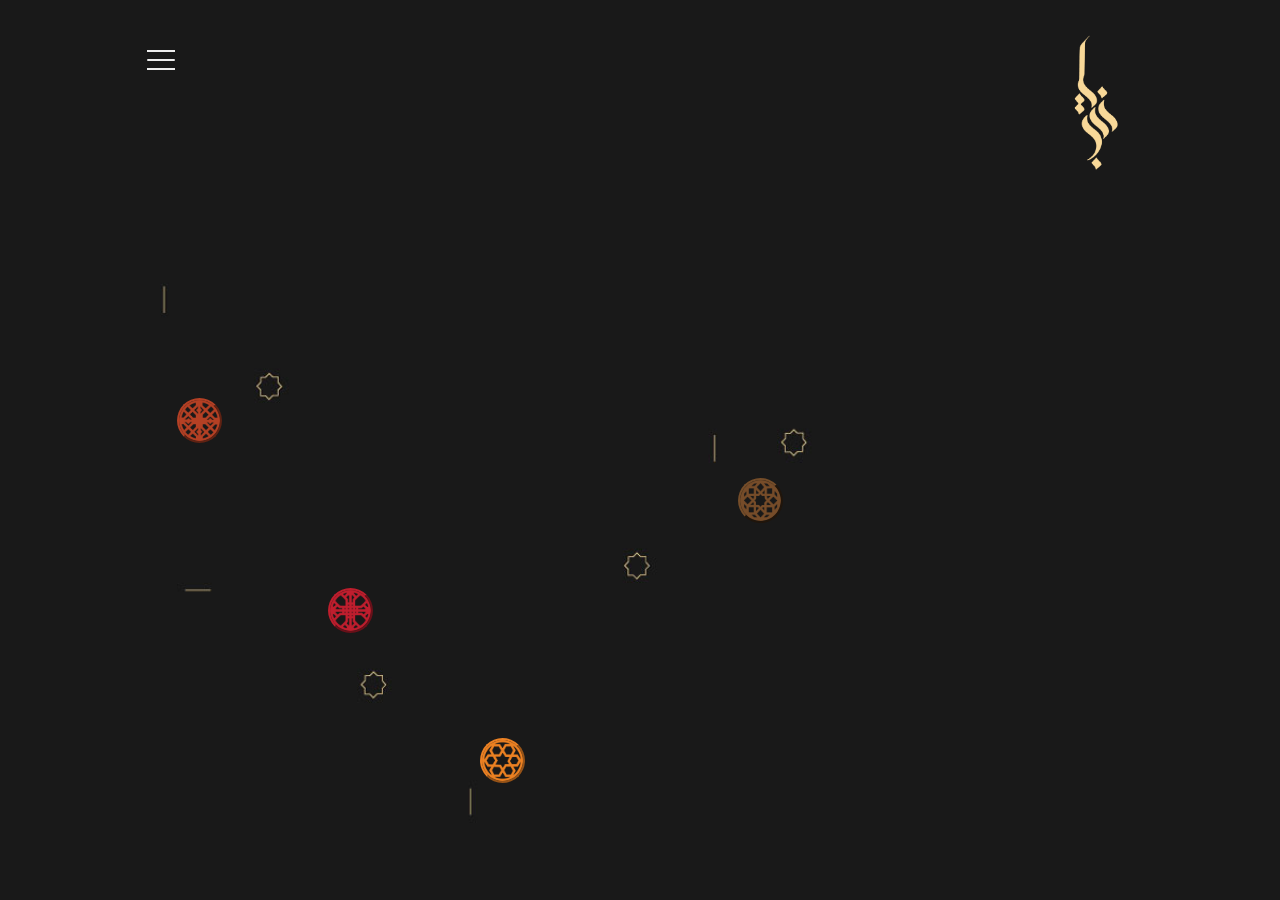
<file: index.html>
<!doctype html>
<html><head>
<meta charset="UTF-8">
<title>Untitled Document</title>
	<link rel="stylesheet" href="w3.css">
	<link rel="stylesheet" type="text/css" href="style.css">
	<link rel="stylesheet" href="https://cdnjs.cloudflare.com/ajax/libs/font-awesome/4.7.0/css/font-awesome.min.css">
	<link href="https://fonts.googleapis.com/css2?family=Cairo:wght@200&display=swap" rel="stylesheet">
	
</head>	
<body>
	 <div class="container">
      <div class="navbar">
        <div class="menu">
          <div class="hamburger-menu">
            <div class="bar"></div>
          </div>
        </div>
      </div>

      <div class="main-container">
        <div class="main">
          <header>
            <div class="overlay">
				<button class="btn5 w3-col l1 m0.25 " onclick='play();'> </button>
				<button class="btn4 w3-col l0.5 m0.25 " onclick='r();'></button>
			<button class="btn5 w3-col l1 m0.25" onclick='play();'> </button>
				<button class="btn2 w3-col l0.5 m0.25 " onclick='q();'> </button>
				<button class="btn5 w3-col l1 m9" onclick='play();'> </button>
				<button class="btn3 w3-col l0.5 m0.25 " onclick='d();'> </button>
		<button class="btn5 w3-col l2 m11" onclick='play();'> </button>
				<button class="btn w3-col l0.5 m0.25 " onclick='g();'> </button>
				<button class="btn5 w3-col l4 m14 s" onclick='play();'> </button>
            </div>
			  


			  	<div class="logo">
	    <img src="images/2تصميم الموقع-05.png" alt=""/> </div>
		
         </header>
			

		<div class="shadow one"></div>
        <div class="shadow two"></div>
      </div>
	
		  <div class="links">
        <ul>
          <li class="li1">
			 <a href="#" style="--i: 0.05s;">تسجيل المستخدم</a>
          </li> 
			<li>
            <a href="index.html" style="--i: 0.05s;">الرئيسية</a>
          </li>
          <li>
            <a href="about.html" style="--i: 0.1s;">من نحن</a>
          </li>
			 <li>
            <a href="shop.html" style="--i: 0.25s;">المتجر</a>
          </li>
          <li>
            <a href="courses.html" style="--i: 0.15s;">الدورات</a>
          </li>
          <li>
            <a href="services.html" style="--i: 0.2s;">مناسباتنا</a>
          </li>
          <li>
            <a href="contact.html" style="--i: 0.3s;">تواصل معنا</a>
          </li>
        </ul>
      </div>
        </div>
		 <footer>
	<div class="footer-content">
		<img src="images/2تصميم الموقع-05.png" width="" height="100" alt=""/>

	<ul class="socials">
		<li><a herf="#"><i class="fa fa-facebook"></i></a></li>
		<li><a herf="#"><i class="fa fa-twitter"></i></a></li>
		<li><a herf="#"><i class="fa fa-instagram"></i></a></li>
		<li><a herf="#"><i class="fa fa-youtube"></i></a></li>
		</ul>
			 </div>
			 <div class="footer-bottom">
			 <p >حقوق الحفظ &copy;2020 زرياب.</p>
			 </div>
		 </footer>
		 


	

	
<script>
function r(){
var audio = new Audio('oudmu.mp3');
audio.play();

}
	</script>	
		 
<script>
function q(){
var audio = new Audio('oudmu6.mp3');
audio.play();
audio.controller();
}
	</script>

<script>
function g(){
var audio = new Audio('oudmu3.mp3');
audio.play();
};
	</script>
		 
<script>
function d(){
var audio = new Audio('oudmu4.mp3');
audio.play();
};
	</script>


<script src="app.js"></script>
		 </div>
	
	
</body>
</html>
</file>
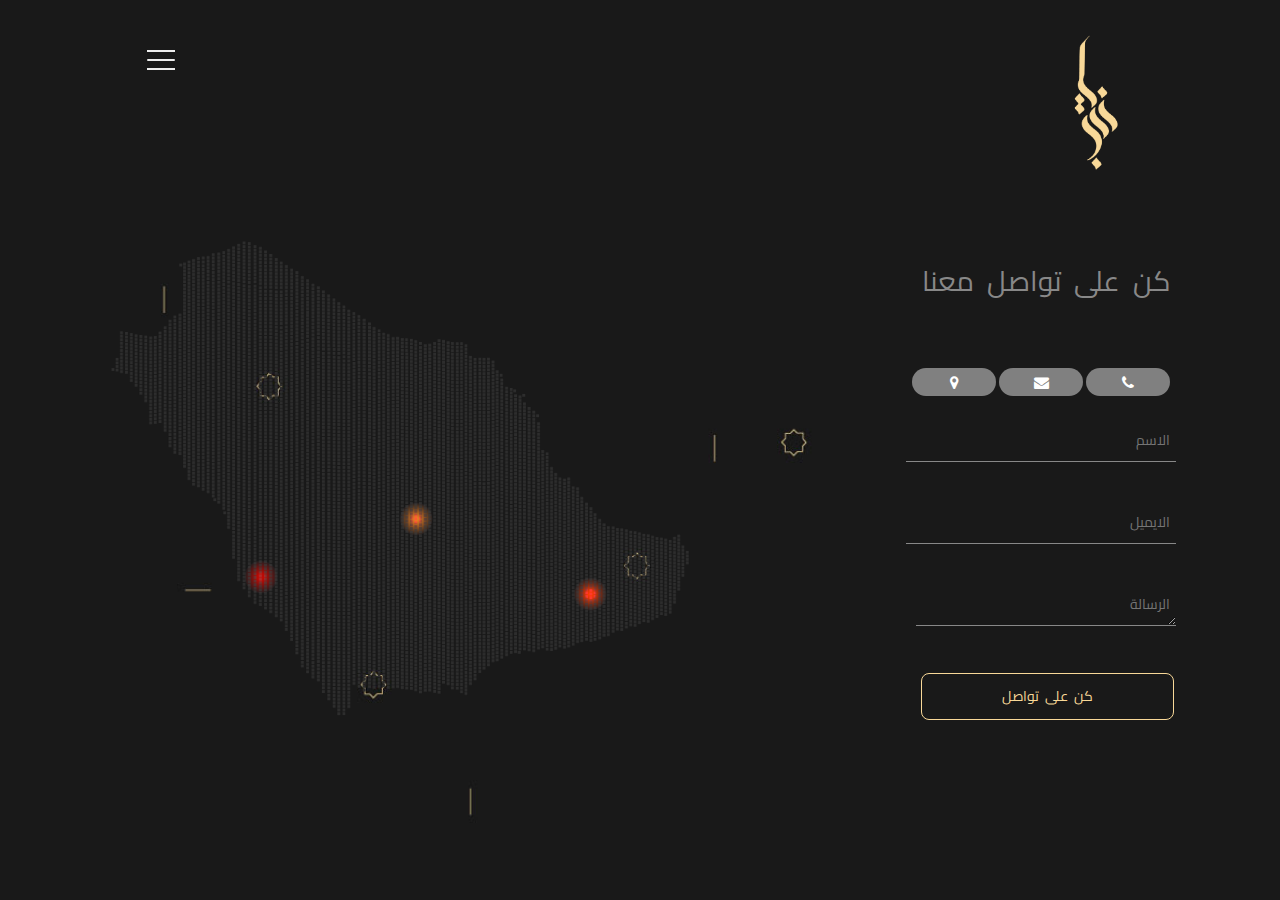
<file: contact.html>
<!doctype html>
<html><head>
<meta charset="UTF-8">
<title>Untitled Document</title>
	<link rel="stylesheet" href="w3.css">
	<link rel="stylesheet" type="text/css" href="style.css">
	<link href="https://fonts.googleapis.com/css2?family=Cairo:wght@200&display=swap" rel="stylesheet">
	<link rel="stylesheet" href="https://cdnjs.cloudflare.com/ajax/libs/font-awesome/4.7.0/css/font-awesome.min.css">
	<link href="https://fonts.googleapis.com/css2?family=Cairo:wght@200&display=swap" rel="stylesheet">
	<link rel="preconnect" href="https://fonts.gstatic.com"> 
<link href="https://fonts.googleapis.com/css2?family=Cairo&display=swap" rel="stylesheet">
	
</head>	
<body>
	 <div class="container">
      <div class="navbar">
        <div class="menu">
          <div class="hamburger-menu">
            <div class="bar"></div>
          </div>
        </div>
      </div>

      <div class="main-container">
        <div class="main">
          <header>
			  <div class="overlay"></div>
	    <div class="contact-section">
      <div class="inner-width">
        <h1>كن على تواصل معنا</h1>
		   <div class="con">
  <a class="ia"><i class="fa fa-map-marker" aria-hidden="map"><span>طريق الملك عبدالله الفرعي، المحمدية، الرياض 11564</span></i></a>
				  <a class="ia"><i class="fa fa-envelope" aria-hidden="true"><span>zriap@zriap.com</span></i></a>
				  <a class="ia"><i class="fa fa-phone" aria-hidden="true"><span>+966 500 366 741</span></i></a>
  
</div>
        <input type="text" class="name" placeholder="الاسم">
        <input type="email" class="email" placeholder="الايميل">
        <textarea rows="1" placeholder="الرسالة" class="message"></textarea>
        <button>كن على تواصل</button>
      </div>
    </div>
			  
			 
			  <div class="map">
	    <img src="images/  خريطة زرياب-01.png" width="" height="520" alt=""/></div>
<div class="logo">
 <a href="index.html"> <img src="images/2تصميم الموقع-05.png" alt=""/></a> </div>
		  
          </header>
			

		<div class="shadow one"></div>
        <div class="shadow two"></div>
      </div>
	
		   <div class="links">
        <ul>
          <li class="li1">
            <a href="index.html" style="--i: 0.05s;">الرئيسية</a>
          </li>
          <li>
            <a href="about.html" style="--i: 0.1s;">من نحن</a>
          </li>
			 <li>
            <a href="shop.html" style="--i: 0.25s;">المتجر</a>
          </li>
          <li>
            <a href="courses.html" style="--i: 0.15s;">الدورات</a>
          </li>
          <li>
            <a href="services.html" style="--i: 0.2s;">مناسباتنا</a>
          </li>
          <li>
            <a href="contact.html" style="--i: 0.3s;">تواصل معنا</a>
          </li>
        </ul>
      </div>
       </div>
		  <footer>
	<div class="footer-content">
		<img src="images/2تصميم الموقع-05.png" width="" height="100" alt=""/>
	

	<ul class="socials">
		<li><a herf="#"><i class="fa fa-facebook"></i></a></li>
		<li><a herf="#"><i class="fa fa-twitter"></i></a></li>
		<li><a herf="#"><i class="fa fa-instagram"></i></a></li>
		<li><a herf="#"><i class="fa fa-youtube"></i></a></li>
		</ul>
			 </div>
			 <div class="footer-bottom">
			 <p >حقوق الحفظ &copy;2020 زرياب.</p>
			 </div>
		 </footer>
		 

<script src="app.js"></script>
	
		
	
		 
		 </div>
		 
</body>
</html>
</file>
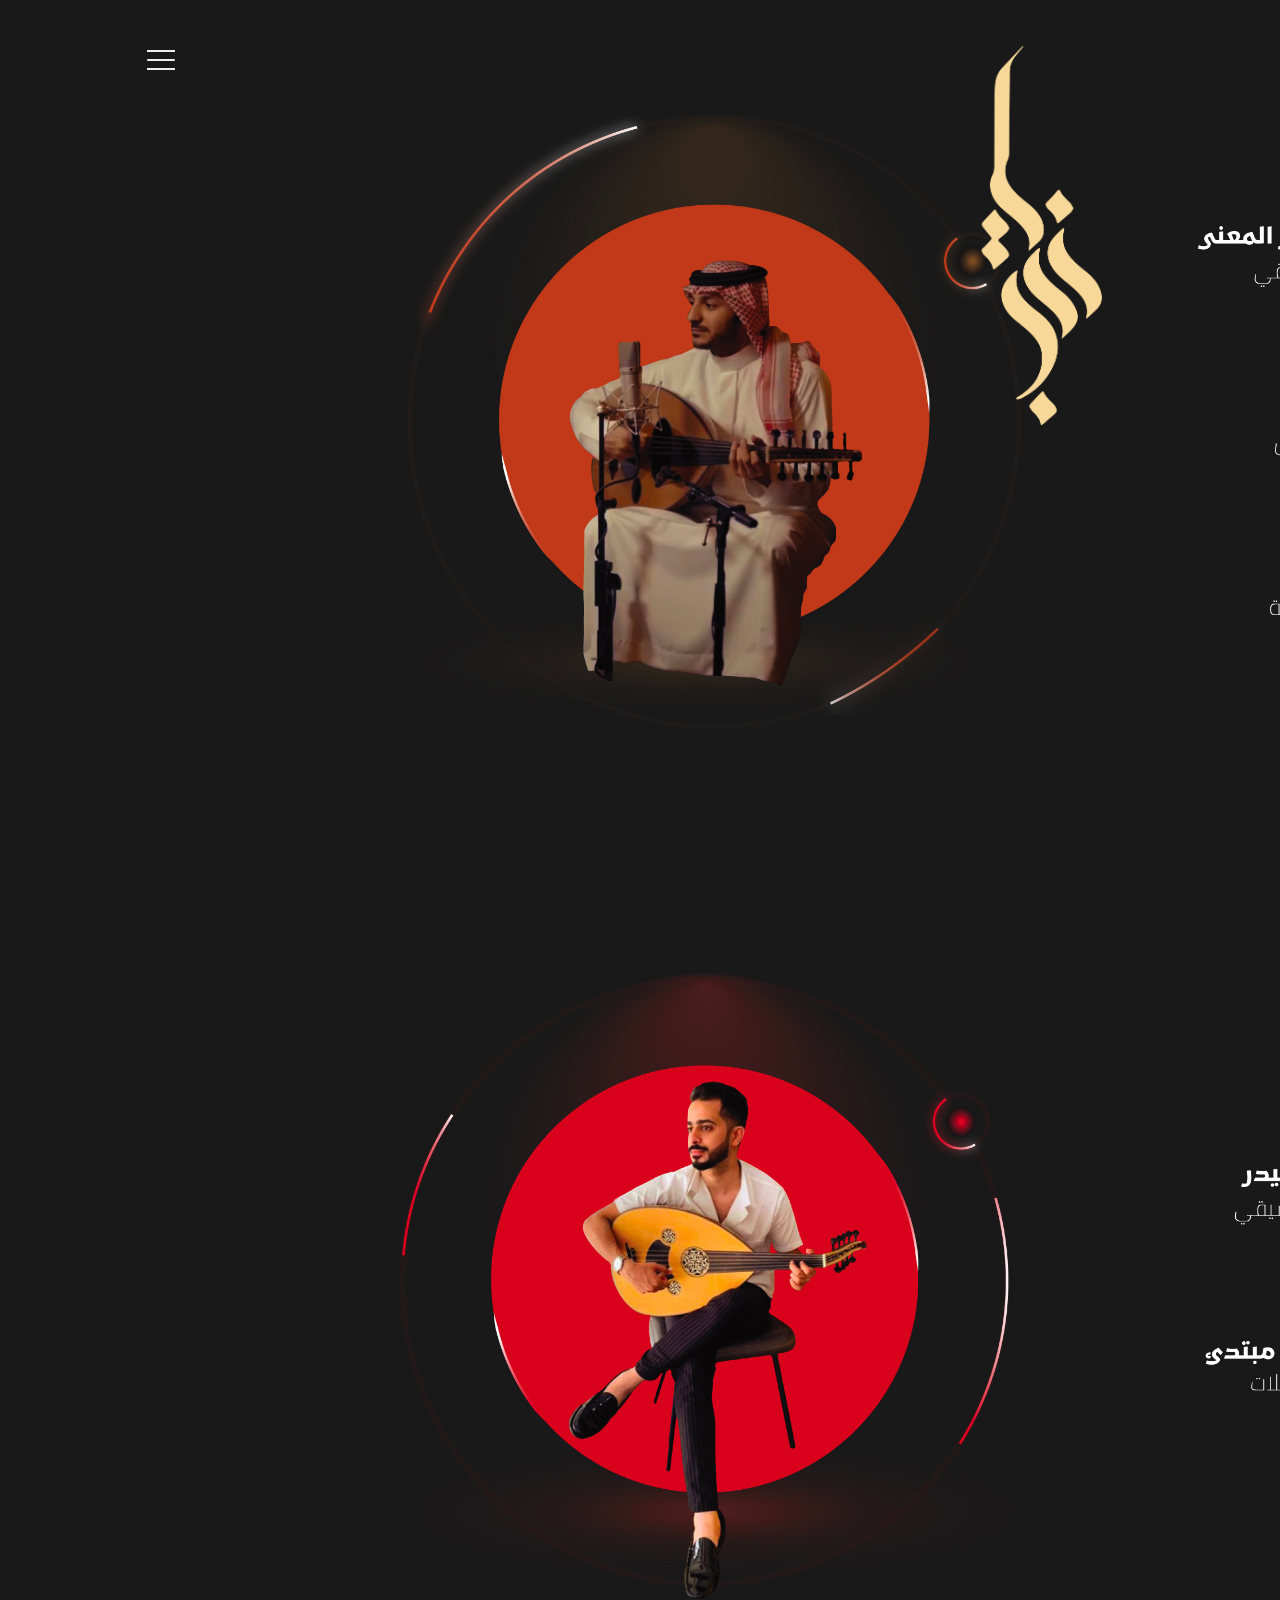
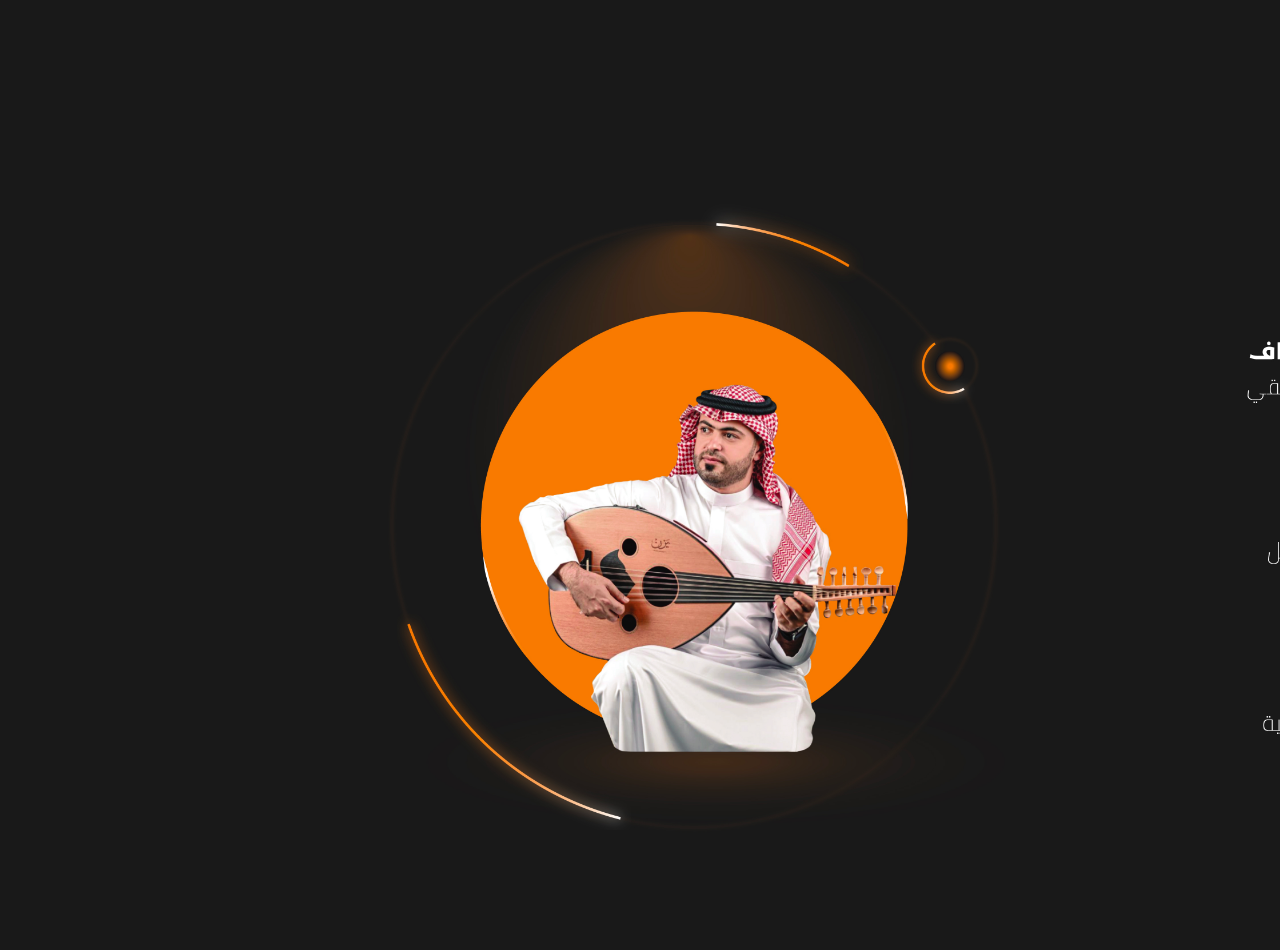
<file: services.html>
<!doctype html>
<html><head>
<meta charset="UTF-8">
<title>Untitled Document</title>
	<link rel="stylesheet" href="w3.css">
	<link rel="stylesheet" type="text/css" href="style.css">
	<link href="https://fonts.googleapis.com/css2?family=Cairo:wght@200&display=swap" rel="stylesheet">
	<link rel="stylesheet" href="https://cdnjs.cloudflare.com/ajax/libs/font-awesome/4.7.0/css/font-awesome.min.css">
	
</head>	
<body>
	 <div class="container">
      <div class="navbar">
        <div class="menu">
          <div class="hamburger-menu">
            <div class="bar"></div>
          </div>
        </div>
      </div>

      <div class="main-container">
        <div class="main">
          <header>
			  <div class="overlay"></div>		   
<div class="logo">
  <a href="index.html"><img src="images/2تصميم الموقع-05.png" alt="" style= "z-index: 10;"/> </a></div>
			  
		    <div id="Home1">
		    <img src="images/صفحة الحجوزات -01.jpg" class="home-img" width="" height="850" alt=""/> </div>

<div id="About1">
  <img src="images/صفحة الحجوزات -03.jpg" width="" height="850" alt=""/> </div>

<div id="Resume1">
  <img src="images/صفحة الحجوزات -02.jpg" width="" height="850" alt=""/> </div>




          </header>
			

		<div class="shadow one"></div>
        <div class="shadow two"></div>
      </div>
	
		   <div class="links">
        <ul>
          <li class="li1">
            <a href="index.html" style="--i: 0.05s;">الرئيسية</a>
          </li>
          <li>
            <a href="about.html" style="--i: 0.1s;">من نحن</a>
          </li>
			 <li>
            <a href="shop.html" style="--i: 0.25s;">المتجر</a>
          </li>
          <li>
            <a href="courses.html" style="--i: 0.15s;">الدورات</a>
          </li>
          <li>
            <a href="services.html" style="--i: 0.2s;">مناسباتنا</a>
          </li>
          <li>
            <a href="contact.html" style="--i: 0.3s;">تواصل معنا</a>
          </li>
        </ul>
      </div>
       </div>
		  <footer>
	<div class="footer-content">
		<img src="images/2تصميم الموقع-05.png" width="" height="100" alt=""/>
		

	<ul class="socials">
		<li><a herf="#"><i class="fa fa-facebook"></i></a></li>
		<li><a herf="#"><i class="fa fa-twitter"></i></a></li>
		<li><a herf="#"><i class="fa fa-instagram"></i></a></li>
		<li><a herf="#"><i class="fa fa-youtube"></i></a></li>
		</ul>
			 </div>
			 <div class="footer-bottom">
			 <p >حقوق الحفظ &copy;2020 زرياب.</p>
			 </div>
		 </footer>
		 

<script src="app.js"></script>
	
		
	
		 
		 </div>
		 
</body>
</html>
</file>
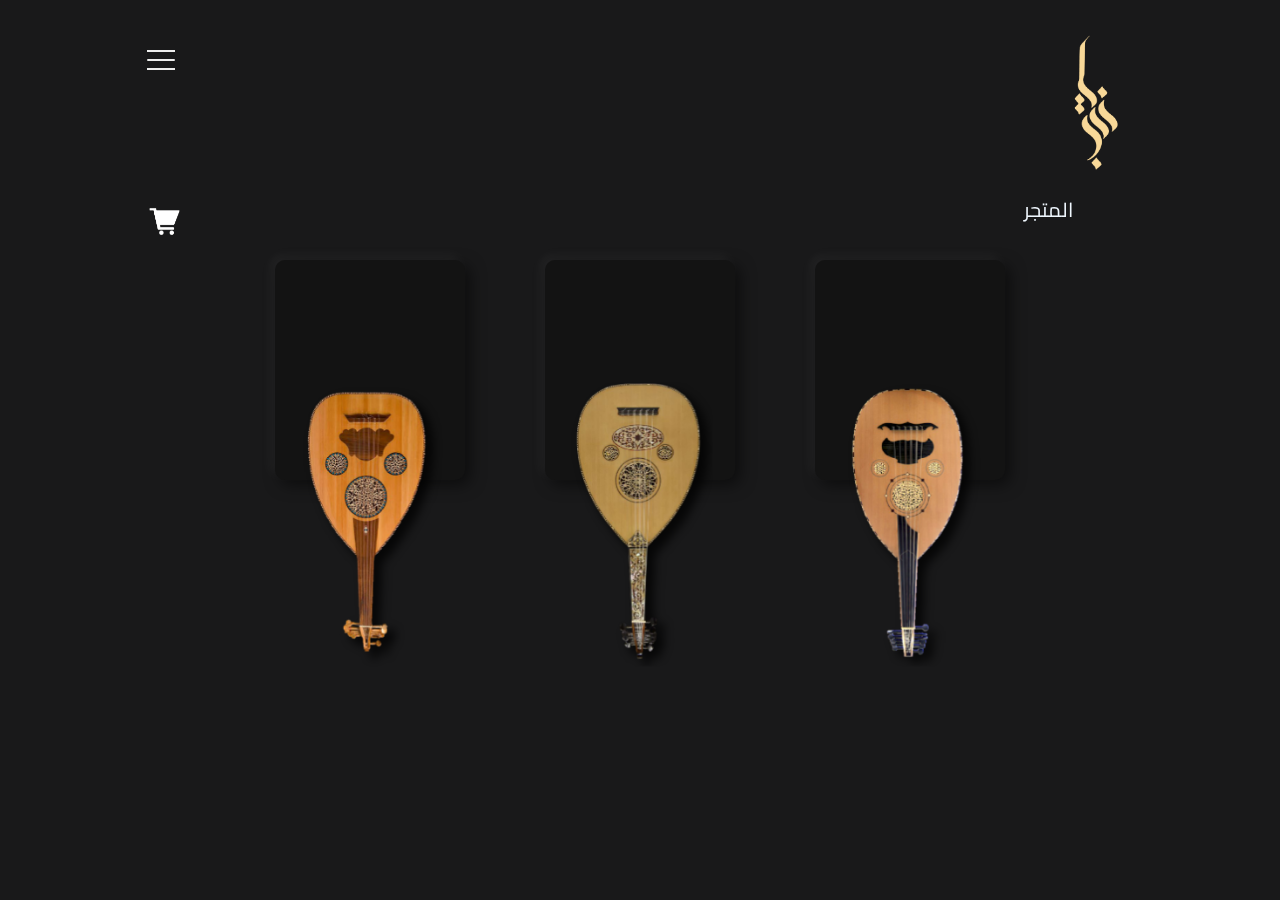
<file: shop.html>
<!doctype html>
<html><head>
<meta charset="UTF-8">
<title>Untitled Document</title>
	<link rel="stylesheet" href="w3.css">
	<link rel="stylesheet" type="text/css" href="style.css">
	<link href="https://fonts.googleapis.com/css2?family=Kufam:wght@500&display=swap" rel="stylesheet">
	<link rel="preconnect" href="https://fonts.gstatic.com"> 
<link rel="preconnect" href="https://fonts.gstatic.com"> 
<link href="https://fonts.googleapis.com/css2?family=Cairo:wght@400;600&display=swap" rel="stylesheet">
	<link rel="stylesheet" href="https://cdnjs.cloudflare.com/ajax/libs/font-awesome/4.7.0/css/font-awesome.min.css">
	
</head>	
<body>
	 <div class="container">
      <div class="navbar">
        <div class="menu">
          <div class="hamburger-menu">
            <div class="bar"></div>
          </div>
        </div>
      </div>

      <div class="main-container">
        <div class="main">
          <header style="background: #19191A">
			  <div class="overlay"> 
				   <div class="all">
				 	<div class="box">
	<h2 class="name">عود مصري</h2>	
	<h1 class="price">1,500.00 ريال</h1>	
		<a href="shop1.html" class="buy">اضف الى السلة</a>
	<div class="circle"></div>
	<img src="images/oud1-02.png" width="145" class="product"/> 					
	</div>
			<div class="box">
	<h2 class="name">عود عراقي</h2>
	<h1 class="price">3,000.00 ريال</h1>	

		<a href="shop2.html" class="buy">اضف الى السلة</a>
	<div class="circle"></div>
	<img src="images/oud2-02.png" width="145" class="product"/> 
	</div>
			<div class="box">
	<h2 class="name">عود تركي</h2>
	<h1 class="price">2,000.00 ريال</h1>	

		<a href="shop3.html" class="buy">اضف الى السلة</a>
	<img src="images/oud3-02.png" width="145" class="product"/> 
	</div> 
					   <div class="cart"><img src="images/cart-01.png" width="" height="50" alt=""/></div>
					   <p class="pa">المتجر</p>
			  </div>
				
		 
		    </div>
			 
  
<div class="logo">
	 <a href="index.html"> <img src="images/2تصميم الموقع-05.png" alt=""/></a> </div>
		
          </header>
			

		<div class="shadow one"></div>
        <div class="shadow two"></div>
      </div>
	
		  <div class="links">
        <ul>
          <li class="li1">
			 <a href="#" style="--i: 0.05s;">تسجيل المستخدم</a>
          </li> 
			<li>
            <a href="index.html" style="--i: 0.05s;">الرئيسية</a>
          </li>
          <li>
            <a href="about.html" style="--i: 0.1s;">من نحن</a>
          </li>
			 <li>
            <a href="shop.html" style="--i: 0.25s;">المتجر</a>
          </li>
          <li>
            <a href="courses.html" style="--i: 0.15s;">الدورات</a>
          </li>
          <li>
            <a href="services.html" style="--i: 0.2s;">مناسباتنا</a>
          </li>
          <li>
            <a href="contact.html" style="--i: 0.3s;">تواصل معنا</a>
          </li>
        </ul>
      </div>
       </div>
		  <footer>
	<div class="footer-content">
		<img src="images/2تصميم الموقع-05.png" width="" height="100" alt=""/>


	<ul class="socials">
		<li><a herf="#"><i class="fa fa-facebook"></i></a></li>
		<li><a herf="#"><i class="fa fa-twitter"></i></a></li>
		<li><a herf="#"><i class="fa fa-instagram"></i></a></li>
		<li><a herf="#"><i class="fa fa-youtube"></i></a></li>
		</ul>
			 </div>
			 <div class="footer-bottom">
			 <p >حقوق الحفظ &copy;2020 زرياب.</p>
			 </div>
		 

<script src="app.js"></script>
		 <script src="vanilla-tilt.min.js"></script>
	<script>
	VanillaTilt.init(document.querySelectorAll(".box"), {
		max: 25,
		speed: 400
	});
	
	</script>
	
		
	
		 
		 </div>
</body>
</html>
</file>
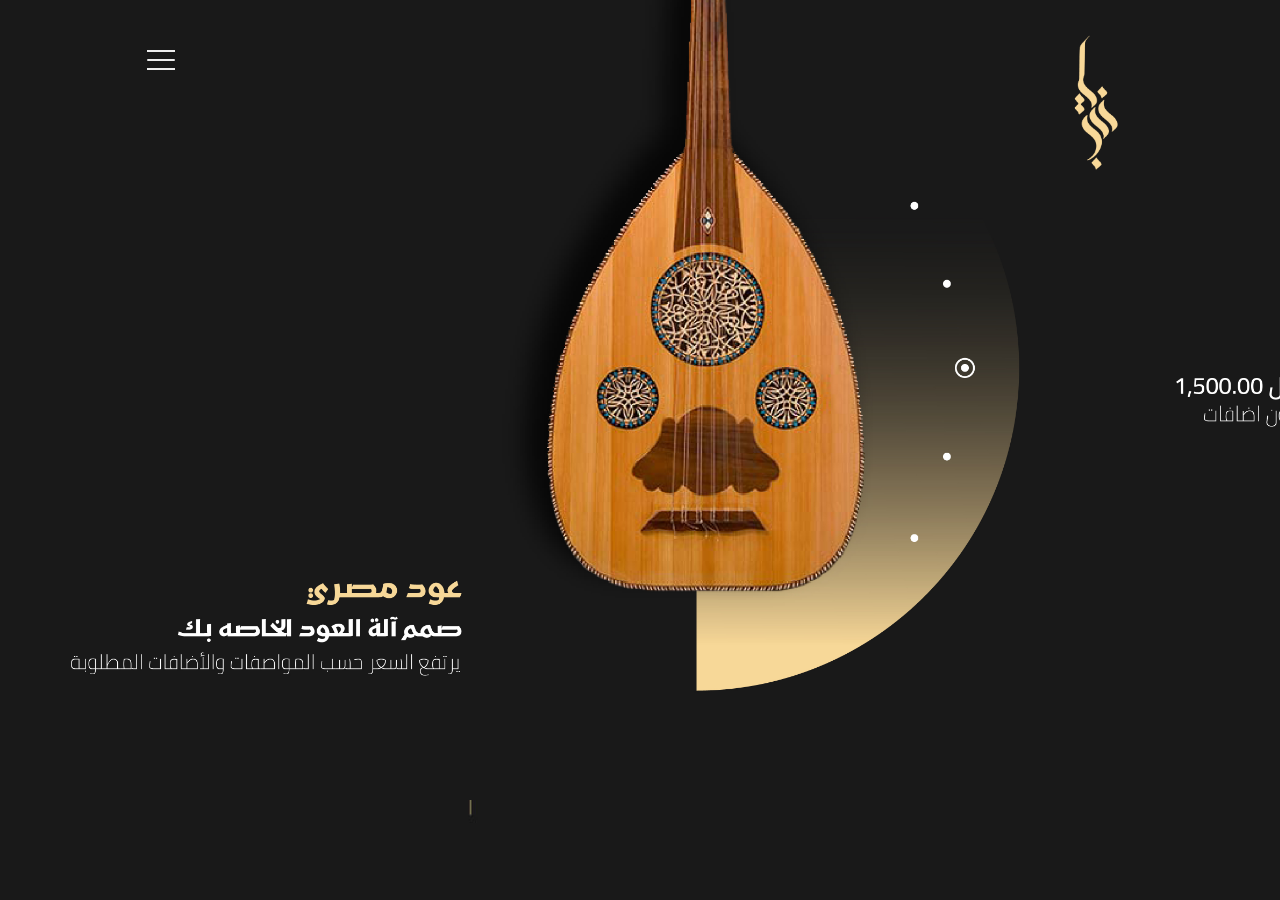
<file: shop1.html>
<!doctype html>
<html><head>
<meta charset="UTF-8">
<title>Untitled Document</title>
	<link rel="stylesheet" href="w3.css">
	<link rel="stylesheet" type="text/css" href="style.css">
	<link href="https://fonts.googleapis.com/css2?family=Cairo:wght@200&display=swap" rel="stylesheet">
	<link rel="stylesheet" href="https://cdnjs.cloudflare.com/ajax/libs/font-awesome/4.7.0/css/font-awesome.min.css">
	
</head>	
<body>
	 <div class="container">
      <div class="navbar">
        <div class="menu">
          <div class="hamburger-menu">
            <div class="bar"></div>
          </div>
        </div>
      </div>

      <div class="main-container">
        <div class="main">
          <header>
			  <div class="overlay"></div>
		    <img src="images/صفحة التصميم -03.jpg" width="" height="800" alt=""/>
<div class="logo">
 <a href="index.html"> <img src="images/2تصميم الموقع-05.png" alt=""/></a> </div>
		  
          </header>
			

		<div class="shadow one"></div>
        <div class="shadow two"></div>
      </div>
	
	    <div class="links">
        <ul>
          <li class="li1">
            <a href="index.html" style="--i: 0.05s;">الرئيسية</a>
          </li>
          <li>
            <a href="about.html" style="--i: 0.1s;">من نحن</a>
          </li>
			 <li>
            <a href="shop.html" style="--i: 0.25s;">المتجر</a>
          </li>
          <li>
            <a href="courses.html" style="--i: 0.15s;">الدورات</a>
          </li>
          <li>
            <a href="services.html" style="--i: 0.2s;">مناسباتنا</a>
          </li>
          <li>
            <a href="contact.html" style="--i: 0.3s;">تواصل معنا</a>
          </li>
        </ul>
      </div>
       </div>
		  <footer>
	<div class="footer-content">
		<img src="images/2تصميم الموقع-05.png" width="" height="100" alt=""/>
	

	<ul class="socials">
		<li><a herf="#"><i class="fa fa-facebook"></i></a></li>
		<li><a herf="#"><i class="fa fa-twitter"></i></a></li>
		<li><a herf="#"><i class="fa fa-instagram"></i></a></li>
		<li><a herf="#"><i class="fa fa-youtube"></i></a></li>
		</ul>
			 </div>
			 <div class="footer-bottom">
			 <p >حقوق الحفظ &copy;2020 زرياب.</p>
			 </div>
		 </footer>
		 

<script src="app.js"></script>
	
		
	
		 
		 </div>
		 
</body>
</html>
</file>
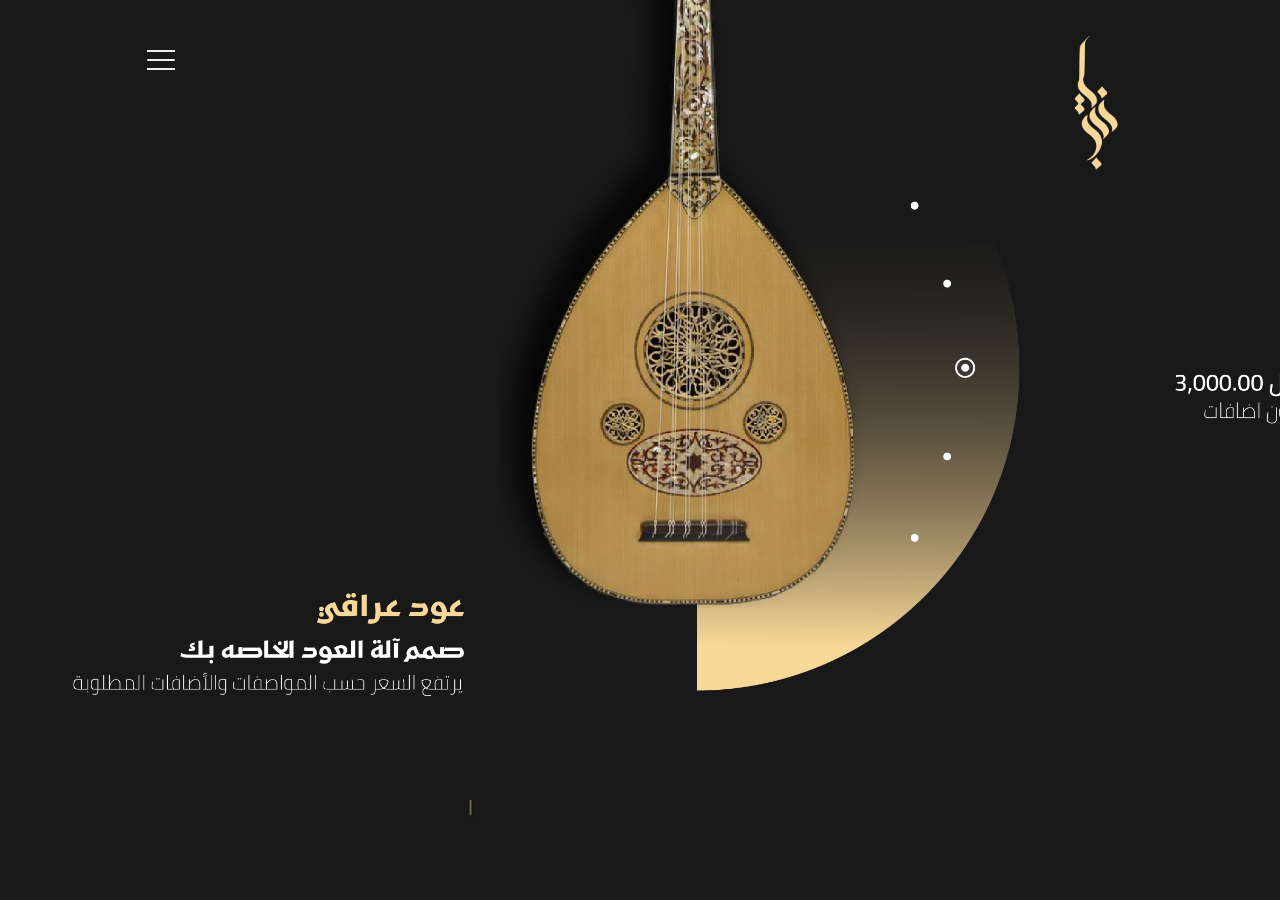
<file: shop2.html>
<!doctype html>
<html><head>
<meta charset="UTF-8">
<title>Untitled Document</title>
	<link rel="stylesheet" href="w3.css">
	<link rel="stylesheet" type="text/css" href="style.css">
	<link href="https://fonts.googleapis.com/css2?family=Cairo:wght@200&display=swap" rel="stylesheet">
	<link rel="stylesheet" href="https://cdnjs.cloudflare.com/ajax/libs/font-awesome/4.7.0/css/font-awesome.min.css">
	
</head>	
<body>
	 <div class="container">
      <div class="navbar">
        <div class="menu">
          <div class="hamburger-menu">
            <div class="bar"></div>
          </div>
        </div>
      </div>

      <div class="main-container">
        <div class="main">
          <header>
			  <div class="overlay"></div>
		    <img src="images/صفحة التصميم -02.jpg" width="" height="800" alt=""/>
<div class="logo">
  <img src="images/2تصميم الموقع-05.png" alt=""/> </div>
		  
          </header>
			

		<div class="shadow one"></div>
        <div class="shadow two"></div>
      </div>
	
	    <div class="links">
        <ul>
          <li class="li1">
            <a href="index.html" style="--i: 0.05s;">الرئيسية</a>
          </li>
          <li>
            <a href="about.html" style="--i: 0.1s;">من نحن</a>
          </li>
			 <li>
            <a href="shop.html" style="--i: 0.25s;">المتجر</a>
          </li>
          <li>
            <a href="courses.html" style="--i: 0.15s;">الدورات</a>
          </li>
          <li>
            <a href="services.html" style="--i: 0.2s;">مناسباتنا</a>
          </li>
          <li>
            <a href="contact.html" style="--i: 0.3s;">تواصل معنا</a>
          </li>
        </ul>
      </div>
       </div>
		  <footer>
	<div class="footer-content">
		<img src="images/2تصميم الموقع-05.png" width="" height="100" alt=""/>
	

	<ul class="socials">
		<li><a herf="#"><i class="fa fa-facebook"></i></a></li>
		<li><a herf="#"><i class="fa fa-twitter"></i></a></li>
		<li><a herf="#"><i class="fa fa-instagram"></i></a></li>
		<li><a herf="#"><i class="fa fa-youtube"></i></a></li>
		</ul>
			 </div>
			 <div class="footer-bottom">
			 <p >حقوق الحفظ &copy;2020 زرياب.</p>
			 </div>
		 </footer>
		 

<script src="app.js"></script>
	
		
	
		 
		 </div>
		 
</body>
</html>
</file>
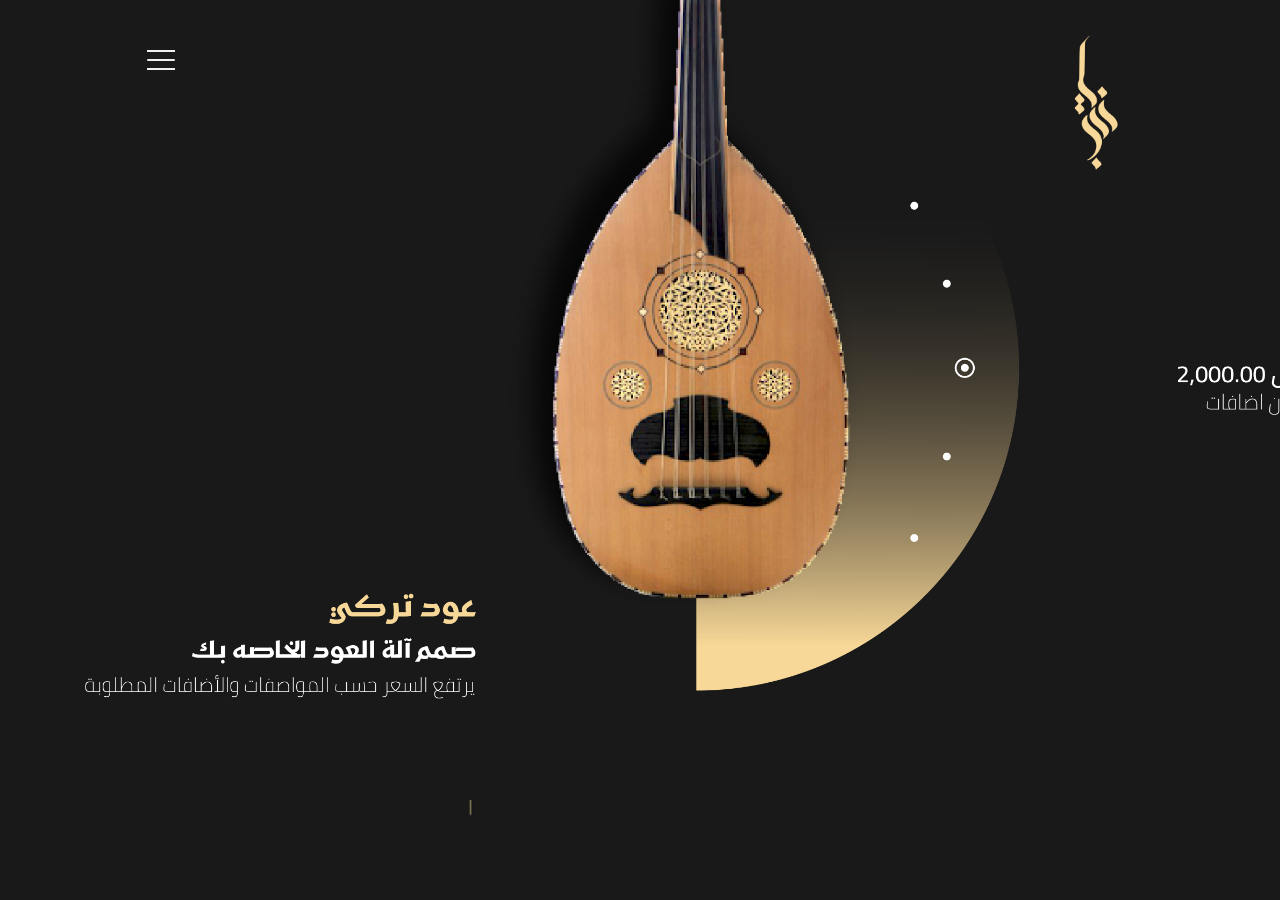
<file: shop3.html>
<!doctype html>
<html><head>
<meta charset="UTF-8">
<title>Untitled Document</title>
	<link rel="stylesheet" href="w3.css">
	<link rel="stylesheet" type="text/css" href="style.css">
	<link href="https://fonts.googleapis.com/css2?family=Cairo:wght@200&display=swap" rel="stylesheet">
	<link rel="stylesheet" href="https://cdnjs.cloudflare.com/ajax/libs/font-awesome/4.7.0/css/font-awesome.min.css">
	
</head>	
<body>
	 <div class="container">
      <div class="navbar">
        <div class="menu">
          <div class="hamburger-menu">
            <div class="bar"></div>
          </div>
        </div>
      </div>

      <div class="main-container">
        <div class="main">
          <header>
			  <div class="overlay"></div>
		    <img src="images/صفحة التصميم -01.jpg" width="" height="800" alt=""/>
<div class="logo">
 <a href="index.html"> <img src="images/2تصميم الموقع-05.png" alt=""/></a> </div>
		  
          </header>
			

		<div class="shadow one"></div>
        <div class="shadow two"></div>
      </div>
	
	    <div class="links">
        <ul>
          <li class="li1">
            <a href="index.html" style="--i: 0.05s;">الرئيسية</a>
          </li>
          <li>
            <a href="about.html" style="--i: 0.1s;">من نحن</a>
          </li>
			 <li>
            <a href="shop.html" style="--i: 0.25s;">المتجر</a>
          </li>
          <li>
            <a href="courses.html" style="--i: 0.15s;">الدورات</a>
          </li>
          <li>
            <a href="services.html" style="--i: 0.2s;">مناسباتنا</a>
          </li>
          <li>
            <a href="contact.html" style="--i: 0.3s;">تواصل معنا</a>
          </li>
        </ul>
      </div>
       </div>
		  <footer>
	<div class="footer-content">
		<img src="images/2تصميم الموقع-05.png" width="" height="100" alt=""/>
	

	<ul class="socials">
		<li><a herf="#"><i class="fa fa-facebook"></i></a></li>
		<li><a herf="#"><i class="fa fa-twitter"></i></a></li>
		<li><a herf="#"><i class="fa fa-instagram"></i></a></li>
		<li><a herf="#"><i class="fa fa-youtube"></i></a></li>
		</ul>
			 </div>
			 <div class="footer-bottom">
			 <p >حقوق الحفظ &copy;2020 زرياب.</p>
			 </div>
		 </footer>
		 

<script src="app.js"></script>
	
		
	
		 
		 </div>
		 
</body>
</html>
</file>
<file: style.css>
* {
  padding: 0;
  margin: 0;
  box-sizing: border-box;
}

.logo img {
	height: 16%;
	width: px;
	right: 12%;
	position: absolute;
	position: fixed;
	top: 30px;
}

.container {
  min-height: 100vh;
  width: 100%;
  background-color: #494949;
  background-image: linear-gradient(135deg, #494949 0%, #191919 74%);
  overflow-x: hidden;
  transform-style: preserve-3d;
}

.navbar {
  position: fixed;
  top: 0;
  left: 0;
  width: 100%;
  z-index: 10;
  height: 3rem;
}

.menu {
  max-width: 72rem;
  width: 100%;
  margin: 0 auto;
  padding: 0 2rem;
  display: flex;
  justify-content: space-between;
  align-items: center;
  color: #fff;
}

.hamburger-menu {
  height: 4rem;
  width: 3rem;
  cursor: pointer;
  display: flex;
  align-items: center;
  justify-content: flex-end;
}

.bar {
  width: 1.9rem;
  height: 1.5px;
  border-radius: 2px;
  background-color: #eee;
  transition: 0.5s;
  position: relative;
	top: 30px;
}

.bar:before,
.bar:after {
  content: "";
  position: absolute;
  width: inherit;
  height: inherit;
  background-color: #eee;
  transition: 0.5s;
}

.bar:before {
  transform: translateY(-9px);
}

.bar:after {
  transform: translateY(9px);
}

.main {
  position: relative;
  width: 100%;
  left: 0;
  z-index: 5;
  overflow: hidden;
  transform-origin: left;
  transform-style: preserve-3d;
  transition: 0.5s;
}

header {
  min-height: 100vh;
  width: 100%;
  background: url("images/oudback.jpg")top center / cover;
  position: relative;
}

.overlay {
  position: absolute;
  width: 100%;
  height: 100%;
  top: 0;
  left: 0;
  display: flex;
  justify-content: center;
  align-items: center;
}

.container.active .bar {
  transform: rotate(360deg);
  background-color: transparent;
}

.container.active .bar:before {
  transform: translateY(0) rotate(45deg);
}

.container.active .bar:after {
  transform: translateY(0) rotate(-45deg);
}

.container.active .main {
  animation: main-animation 0.5s ease;
  cursor: pointer;
  transform: perspective(1300px) rotateY(20deg) translateZ(310px) scale(0.5);
}

@keyframes main-animation {
  from {
    transform: translate(0);
  }

  to {
    transform: perspective(1300px) rotateY(20deg) translateZ(310px) scale(0.5);
  }
}

.links {
  position: absolute;
  width: 30%;
  right: 0;
  top: 0;
  height: 100vh;
  z-index: 2;
  display: flex;
  justify-content: center;
  align-items: center;
	font-family: 'cairo', sans-serif;
	text-justify: right;
	text-align: right;
	
	
}

ul {
  list-style: none;
}

.links a {
  text-decoration: none;
  color: #eee;
  padding: 0.7rem 0;
  display: inline-block;
  font-size: 1rem;
  font-weight: 300;
  text-transform: uppercase;
  letter-spacing: 1px;
  transition: 0.3s;
  opacity: 0;
  transform: translateY(10px);
  animation: hide 0.5s forwards ease;
}

.links a:hover {
  color: #fff;
}

.container.active .links a {
  animation: appear 0.5s forwards ease var(--i);
}

@keyframes appear {
  from {
    opacity: 0;
    transform: translateY(10px);
  }
  to {
    opacity: 1;
    transform: translateY(0px);
  }
}

@keyframes hide {
  from {
    opacity: 1;
    transform: translateY(0px);
  }
  to {
    opacity: 0;
    transform: translateY(10px);
  }
}

.btn {
	display: inline-block;
	text-decoration: none;
	width: 45px;
	height: 45px;
	line-height: 120px;
	border-radius: 50%;
	border-color:#754D29;
	background:url("images/b5-01.png");
	background-size: cover;
	position: relative;
	padding: 0;
	top:50px;

	
}

.btn2{
	background: url("images/b2-01.png");
	display:inline-block;
	width: 45px;
	height: 45px;
	line-height: 120px;
	border-radius: 50%;
	border-color: #BE1E2D;
	background-size: cover;
	position:relative;
	padding: 0px;
	text-decoration: none;
	top: 160px;
}

.btn3{
	background: url("images/b3-01.png");
	display:inline-block;
	width: 45px;
	height: 45px;
	line-height: 120px;
	border-radius: 50%;
	border-color: #EB8124;
	background-size: cover;
	position:relative;
	padding: 0px;
	top: 310px;
	
}

@media screen and (max-width:600px) {
	.btn1 {
		font-size:20px;
	}
}

.btn4{
	background: url("images/b4-01.png");
	display:inline-block;
	width: 45px;
	height: 45px;
	line-height: 120px;
	border-radius: 50%;
	border-color: #B44025;
	background-size: cover;
	position:relative;
	padding : 0px;
	top: -30px;
	

}
.btn5{
	visibility: hidden;
}

.p1{
	text-align: left;
	color:white;
	font-family: 'Cairo', sans-serif;
}

.p2{
	visibility: hidden;
}
 
.gif{
	position: relative;
	padding: 0;
	top:250px;
}

.aboutus{
	position: relative;
	padding: 0;
	top:380px;
	text-align: right;
	color: #F8D898;
	font-size: 30px;
	font-family: 'Kufam', cursive;
	left: -720px;
	
}

.p1{
	position: relative;
	padding: 0;
	top:380px;
	text-align: right;
	
	

}


body
{
	display: flex;
	justify-content: center;
	align-items: center;
	min-height: 100vh;
	background: #131313;
}

.all{
	position: relative;
	display: flex;
	justify-content: center;
	align-items: center;
	flex-wrap: wrap;
	width: 1200px;
	transform-style: preserve-3d;
	top: 60px;
}

.all .box{
	position: relative;
	width: 190px;
	height: 220px;
	margin: 40px;
	background: #131313;
	border-radius: 10px;
	box-shadow: -5px -5px 10px rgba(255,255,255,0.04),
	 5px 5px 15px rgba(0,0,0,0.5);
		top: -140px;
	transform-style: preserve-3d;
	
}

.all .box .name{
	position: absolute;
	top: 0;
	left:0;
	text-align: center;
	color: #F7D797;
	width: 100%;
	transform-style: preserve-3d;
	transform: translate3d(0,0,75px);
	transition: 0.5s;
	opacity: 0;
	z-index: 10;
	font-size: 20px;
	font-family: 'Kufam', cursive;
}

.all .box:hover .name{
	top:-10px;
	opacity: 1;
}

.all .box .price{
	position: absolute;
	top: 0;
	left:0;
	text-align: center;
	color: #fff;
	width: 100%;
	transform-style: preserve-3d;
	transform: translate3d(0,0,75px);
	transition: 0.5s;
	opacity: 0;
	z-index: 10;
	font-size: 12px;
	font-family: 'Cairo', sans-serif;
	
	
}

.all .box:hover .price{
	top:42px;
	opacity: 1;
}


.all .box .buy{
	position: absolute;

	transform-style: preserve-3d;
	transform: translate3d(50%,0,75px);
	color: aliceblue;
	background: #131313;
	padding: 7px 7px;
	border-radius: 30px; 
	text-decoration: none;
	transition: 0.5s;
	opacity: 0;
	z-index: 10;
	box-shadow: inset -5px -5px 10px rgba(255,255,255,0.05),
		inset 5px 5px 15px rgba(0,0,0,0.5);
	font-family: 'Cairo', sans-serif;
	font-size: 10px;
	
}

.all .box:hover .buy{
	bottom: 110px;
	opacity: 1;
	left:12%;
}

.all .box .product{
	position: absolute;
	top: 120%;
	left: 50%;
	max-width: 300px;
	transition: 0.5s;
	z-index: 11;
	transform-style: preserve-3d;
	transform: translate3d(-50%,-50%,0px);
}

.all .box:hover .product{
		transform: translate3d(-50%,-50%,100px);

}


.p{
	font-family: 'Cairo', sans-serif;
	
}

footer{
	position: absolute;	
	background: #161616;
	height: auto;
	width: 100vw;
	font-family: 'cairo', sans-serif;
	padding-top: 4px;
	color:#FFF;
}

.footer-content{
	display: flex;
	align-items: center;
	justify-content: center;
	flex-direction: column;
	text-align: center;
}

.footer-content img{
	position:absolute;
	right: 170px;
	margin-top: 30px;
}
.p3{
	max-width: 500px;
	margin: 10px auto;
	line-height: 28px;
	font-size: 14px;

}

.socials{
	list-style: none;
	display: flex;
	align-items: center;
	justify-content: center;
	margin: 1rem 0 2rem 0.5rem;
	position:relative;
	top: 10px;
		left:-1.1%;
	
}

.socials li{
	margin: 0 20px;
}

.socials a{
	text-decoration: none;
	color: #fff;
}

.socials a i{
	font-size: 1.1rem;
	transition: color .4s ease;
}

.socials a:hover i{
	color:burlywood;
}

.footer-bottom{
	background: #161616;
	width: 100vw;
	padding: 20px 0;
	text-align: center;
}

.footer-bottom p{
	font-size: 12px;
	word-spacing: 2px;
	text-transform: capitalize;
	
}

.footer-bottom span{
	text-transform:uppercase;
	opacity: .4;
	font-weight: 200;
	
}

.socials2{
	list-style: none;
	display: flex;
	align-items: center;
	justify-content: center;
	position:relative;
	top: 47px;
	left:90px;
}

.socials2 li{
	margin: 0 40px;
}

.socials2 a{
	text-decoration: none;
	color: #fff;
}

.socials2 a {
	font-size: 1.1rem;
	transition: color .4s ease;
}

.socials2 a:hover {
	color:burlywood;
}

.cart{
	position:absolute;
	right: 88%;
	top:-55%;
}

.pa{
	font-size: 20px;
	font-family: 'Cairo', sans-serif;
	position: absolute;
	left: 82%;
	color: aliceblue;
	top: -55%;
}
	
.raw{
	display: flex;
	align-items: center;
	flex-wrap: wrap;
}

.col{
	flex-basis: 50%;
	min-width: 250%;
	
}
	
.feature-img{
	position:absolute;
	border-radius: 6px 6px 6px 6px;
	overflow: hidden;
	top: 150px;
	
}

.feature-img img{
	position: relative;
	top: 50px;
	right: -55%;
	

}
.baci {
	position: relative;
	top:140px;
	right: -160px;
}

.play-btn{
	width: 60px;
	position: absolute;
	left: 40%;
	top:50%;
	transform: translate(-50%,-50%);
	cursor: pointer;
}

.small-img .play-btn{
	width: 35px;
	left: 50%;
}

.video-player{
	width: 75%;
	position: absolute;
	left: 50%;
	top:57%;
	transform: translate(-50%,-50%);
	display: none;
}

video.focus{
	outline: none;
}

.close-btn{
	position: absolute;
	top: 10px;
	right: 10px;
	width: 30px;
	cursor: pointer;
}



.small-omg-row1{
	display: flex;
	background:#131313;
	border-radius: 6px;
	overflow: hidden;
	top:54%;
	right: 15%;
	position: absolute;
	
}

.small-omg-row2{
	display: flex;
	background:#131313;
	border-radius: 6px;
	overflow: hidden;
	top:66%;
	right: 15%;
	position: absolute;
	
}

.small-omg-row3{
	display: flex;
	background:#131313;
	border-radius: 6px;
	overflow: hidden;
	top:78%;
	right: 15%;
	position: absolute;
	
}

.small-omg-row1 p{
	margin-left: 10px;
	margin-right: 10px;
	margin-top: 5px;
    text-align: left;
	color:white;
	font-family: 'Cairo', sans-serif;
	font-size: 12px;
	
}

.small-omg-row2 p{
	margin-left: 20px;
	margin-right: 20px;
	margin-top: 10px;
    text-align: left;
	color:white;
	font-family: 'Cairo', sans-serif;
	font-size: 12px;
	
}

.small-omg-row3 p{
	margin-left: 10px;
	margin-right: 19px;
	margin-top: 10px;
   text-align: left;
	color:white;
	font-family: 'Cairo', sans-serif;
	font-size: 12px;
	
}
.small-img{
	position: relative;
}

.small-img img{
	width: 150px;
}

.imgser{
	position: absolute;
	top:20%;
	right:22%;
}

.reb{
	position:absolute;
	color: aliceblue;
	background:#EC8022;
	padding: 10px 40px;
	border-radius: 30px; 
	text-decoration: none;
	transition: 0.5s;
	font-family: 'Cairo', sans-serif;
	font-size: 25px;
	top:76%;
	right: 42%;
}

.reb:hover{
  background:#F8D898;
  color: black;
	font-family: 'Cairo', sans-serif;
}

*{
  box-sizing: border-box;
  font-family: 'Cairo', sans-serif;
}

.cos{
	background-color: #19191A;
	background-size: cover;
}
.contact-section{

  padding: 80px 0;
  text-align: center;
	font-family: 'Cairo', sans-serif;
}

.inner-width{
  max-width: 300px;
  margin: auto;
  padding: 0 20px;
position:absolute;
	left: 70%;
	top:30%;
}

.contact-section h1{
  font-size: 28px;
  color: #888;
  margin-bottom: 40px;
  text-transform: uppercase;
  word-spacing: 7px;
  font-weight: 400;
	font-family: 'Cairo', sans-serif;
	top:-20pX;
	position: relative;
}

.name,.email,.message{
  background: none;
  border:none;
  outline: none;
  border-bottom: 1px solid;
  color: #888;
  padding: 10px 6px;
  font-size: 14px;
  margin-bottom: 40px;
	position: relative;
	top:30px;
}

.name{
  float: right;
  width: 270px;
text-align: right;
}

.email{
  float: right;
  width: 270px;
	text-align: right;
}

.message{
  min-width: 100%;
  max-width: 100%;
	 float: right;

	text-align: right;
}


.contact-section button{
  background: none;
  color:#F8D898;
  border: 1px solid #F8D898;
  padding: 12px 80px;
  border-radius: 8px;
  text-transform: uppercase;
  font-size: 14px;
  transition: 0.4s linear;
  cursor: pointer;
	font: "cairo', sans-serif";
	word-spacing: 3px;
	top: 110%;
	right:7.5%;
	position: absolute;
}

.contact-section button:hover{
  background:#F8D898;
  color: black;
	font-family: 'Cairo', sans-serif;
}


@media screen and (max-width:600px){
  .name,.email{
    width: 100%;
  }
}

.map{
	position: absolute;
	top: 25%;
	right:45%;
}


.con {
  display: inline-block;
  position:relative;
  top:50%;
  left:50%;
  -ms-transform:translate(-50%,-50%);
  -webkit-transform:translate(-50%,-50%);
  transform:translate(-50%,-50%);
}

/* Icons */

.ia {
  color:#fff;
  background: gray;
  border-radius:40px;
  text-align:center;
  text-decoration:none;
  font-family:'Cairo', sans-serif;
  position: relative;
  display: inline-block;
  width:84px;
  height:28px;
  padding-top:4px;
  -o-transition:all .5s;
  -webkit-transition: all .5s;
  -moz-transition: all .5s;
  transition: all .5s;
   -webkit-font-smoothing: antialiased;
	top:20px;
	right:6px;
}

.ia:hover {
  background:none;
}

/* pop-up text */

.ia span {
  color:#666;
  position:absolute;
  font-family:'Cairo', sans-serif;
  bottom:0;
  left:-25px;
  right:-25px;
  padding:5px 7px;
  z-index:-1;
  font-size:14px;
  border-radius:10px;
  background:#fff;
  visibility:hidden;
  opacity:0;
width:200px;
 
  -o-transition:all .5s cubic-bezier(0.68, -0.55, 0.265, 1.55);
  -webkit-transition: all .5s cubic-bezier(0.68, -0.55, 0.265, 1.55);
  -moz-transition: all .5s cubic-bezier(0.68, -0.55, 0.265, 1.55);
  transition: all .5s cubic-bezier(0.68, -0.55, 0.265, 1.55);
}

/* pop-up text arrow */

.ia span:before {
  content:'';
  width: 0; 
  height: 0; 
  border-left: 5px solid transparent;
  border-right: 5px solid transparent;
  border-top: 5px solid #fff;
  position:absolute;
  bottom:-5px;
  left:40px;
}

/* text pops up when icon is in hover state */

.ia:hover span {
  bottom:50px;
  visibility:visible;
  opacity:1;
}

.middle1{
  position: absolute;
  top: 50%;
  left: 50%;
  transform: translate(-50%,-50%);
}
.card1{
  cursor: pointer;
  width: 340px;
  height: 480px;
}
.front1,.back1{
  width: 100%;
  height: 100%;
  overflow: hidden;
  backface-visibility: hidden;
  position: absolute;
  transition: transform .6s linear;
left: 70%;
}
.front1 img{
  height: 100%;
}
.front1{
  transform: perspective(600px) rotateY(0deg);
}
.back1{
  background: #f1f1f1;
  transform: perspective(600px) rotateY(180deg);
}
.back1-content{
  color: #2c3e50;
  text-align: center;
  width: 100%;
}
.sm1{
  margin: 20px 0;
}
.sm1 a{
  display: inline-flex;
  width: 100px;
  height: 100px;
  justify-content: center;
  align-items: center;
  color: #2c3e50;
  font-size: 18px;
  transition: 0.4s;
  border-radius: 50%
}
.sm1 a:hover{
  background: #2c3e50;
  color: white;
}
.card1:hover > .front1{
  transform: perspective(600px) rotateY(-180deg);
}
.card1:hover > .back1{
  transform: perspective(600px) rotateY(0deg);
}

.middle2{
  position: absolute;
  top: 50%;
  left: 50%;
  transform: translate(-50%,-50%);
}
.card2{
  cursor: pointer;
  width: 340px;
  height: 480px;
}
.front2,.back2{
  width: 100%;
  height: 100%;
  overflow: hidden;
  backface-visibility: hidden;
  position: absolute;
  transition: transform .6s linear;
left: -70%;
}
.front2 img{
  height: 100%;
}
.front2{
  transform: perspective(600px) rotateY(0deg);
}
.back2{
  background: #f1f1f1;
  transform: perspective(600px) rotateY(180deg);
}
.back2-content{
  color: #2c3e50;
  text-align: center;
  width: 100%;
}
.sm2{
  margin: 20px 0;
}
.sm2 a{
  display: inline-flex;
  width: 100px;
  height: 100px;
  justify-content: center;
  align-items: center;
  color: #2c3e50;
  font-size: 18px;
  transition: 0.4s;
  border-radius: 50%
}
.sm2 a:hover{
  background: #2c3e50;
  color: white;
}
.card2:hover > .front2{
  transform: perspective(600px) rotateY(-180deg);
}
.card2:hover > .back2{
  transform: perspective(600px) rotateY(0deg);
}

@keyframes rotate {
    from {transform: rotate(0deg);}
    to {transform: rotate(360deg);}
}
@-moz-keyframes rotate {
    from {transform: rotate(0deg);}
    to {transform: rotate(360deg);}
}
@-ms-keyframes rotate {
    from {transform: rotate(0deg);}
    to {transform: rotate(360deg);}
}
@keyframes rotate {
    from {transform: rotate(0deg);}
    to {transform: rotate(360deg);}
}

/* pulse */
@keyframes pulse {
    0%   { opacity: 0; }
    100% { opacity: 1; }
}
@-moz-keyframes pulse {
    0%   { opacity: 0; }
    100% { opacity: 1; }
}
@-ms-keyframes pulse {
    0%   { opacity: 0; }
    100% { opacity: 1; }
}
@keyframes pulse {
    0%   { opacity: 0; }
    100% { opacity: 1; }
}

/* scale */
@keyframes scale {
    0%   { transform: scale(1.0); }
    100% { transform: scale(1.2); }
}
@-moz-keyframes scale {
    0%   { transform: scale(1.0); }
    100% { transform: scale(1.2); }
}
@-ms-keyframes scale {
    0%   { transform: scale(1.0); }
    100% { transform: scale(1.2); }
}
@keyframes scale {
    0%   { transform: scale(1.0); }
    100% { transform: scale(1.2); }
}


html {
    scroll-behavior: smooth;
}


#Home1 {
    height: 850px;
    display: inline-block;
    width: 100%;
	position:relative;
	top: -20px;
	right: 3%;
	
}



#About1 {
    height: 850px;
    display: inline-block;
    width: 100%;
	position:relative;
	top: -20px;
	right: 3%;
}

#Resume1 {
    height: 850px;
    display: inline-block;
    width: 100%;
	position:relative;
	top: -20px;
	right: 3%;
}

#Projects1 {
    height: 850px;
    display: inline-block;
    width: 100%;
		position:relative;
	top: -20px;
	right: 3%;
}
</file>
